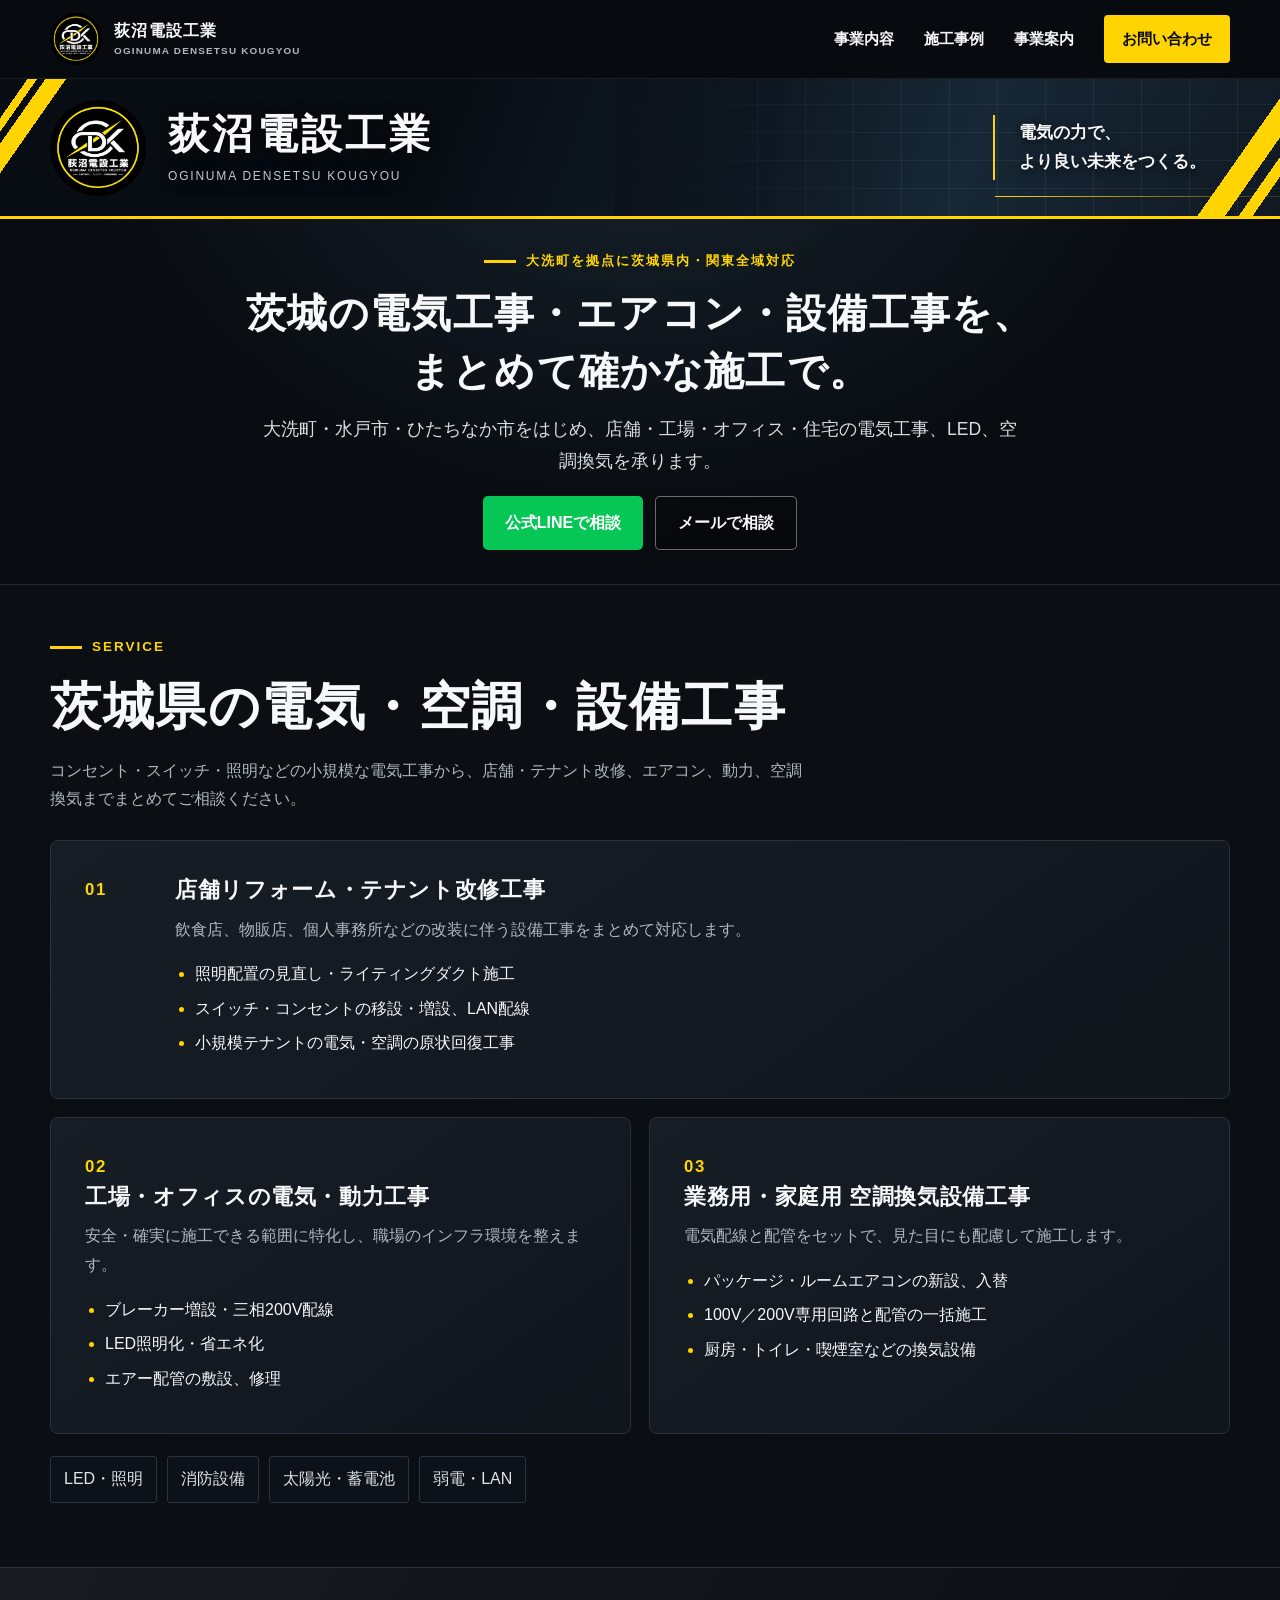
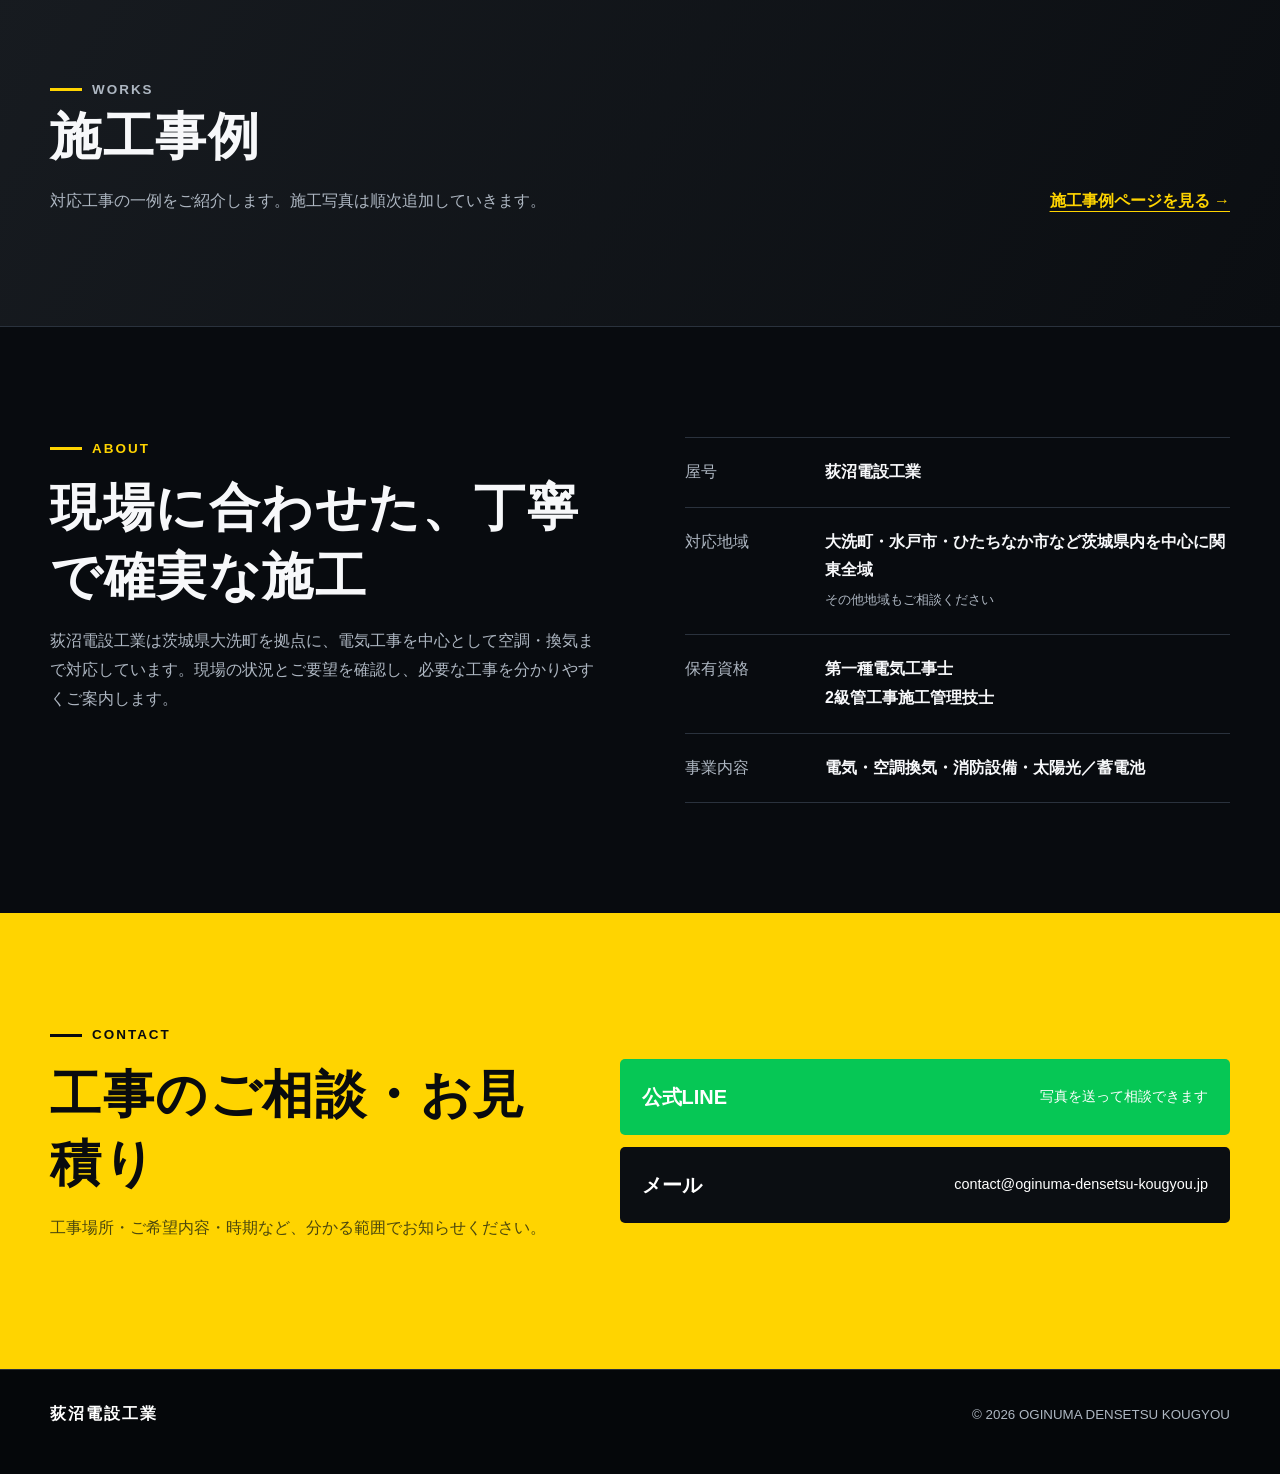
<file: index.html>
<!doctype html>
<html lang="ja">
<head>
  <meta name="google-site-verification" content="fDG4Jcg9ppysMPQFwhF35IyJp9Np-z8tBtaIgoQuR84" />
  <meta charset="utf-8">
  <meta name="viewport" content="width=device-width, initial-scale=1">
  <title>荻沼電設工業｜大洗・水戸・茨城の電気工事・エアコン・設備工事</title>
  <meta name="description" content="茨城県大洗町を拠点に、水戸市・ひたちなか市など茨城県内から関東全域まで対応。電気工事、LED照明、エアコン・空調換気、店舗・テナント改修、動力・分電盤、LANは荻沼電設工業へ。">
  <meta name="theme-color" content="#080b0f">
  <link rel="canonical" href="https://oginuma-densetsu.github.io/">
  <meta name="robots" content="index,follow,max-image-preview:large">
  <meta property="og:type" content="website">
  <meta property="og:locale" content="ja_JP">
  <meta property="og:site_name" content="荻沼電設工業">
  <meta property="og:title" content="荻沼電設工業｜大洗・水戸・茨城の電気工事・エアコン・設備工事">
  <meta property="og:description" content="茨城県大洗町を拠点に、電気工事・LED・エアコン・空調換気・店舗改修・動力・LANに対応。">
  <meta property="og:url" content="https://oginuma-densetsu.github.io/">
  <meta property="og:image" content="https://oginuma-densetsu.github.io/images/logo.png">
  <meta name="twitter:card" content="summary">
  <link rel="icon" type="image/svg+xml" href="data:image/svg+xml,%3Csvg xmlns='http://www.w3.org/2000/svg' viewBox='0 0 64 64'%3E%3Crect width='64' height='64' rx='12' fill='%23080b0f'/%3E%3Cpath d='M37 5 13 36h16l-3 23 25-34H35z' fill='%23ffd400'/%3E%3C/svg%3E">
  <link rel="stylesheet" href="style.css?v=graphic-banner-13">
  <script type="application/ld+json">
  {
    "@context": "https://schema.org",
    "@type": "Electrician",
    "name": "荻沼電設工業",
    "alternateName": "OGINUMA DENSETSU KOUGYOU",
    "url": "https://oginuma-densetsu.github.io/",
    "logo": "https://oginuma-densetsu.github.io/images/logo.png",
    "email": "contact@oginuma-densetsu-kougyou.jp",
    "description": "茨城県大洗町を拠点に、電気工事、空調換気、店舗・テナント改修、LED、動力、LANなどに対応する電気工事事業者です。",
    "areaServed": [
      {"@type":"City","name":"大洗町"},
      {"@type":"City","name":"水戸市"},
      {"@type":"City","name":"ひたちなか市"},
      {"@type":"AdministrativeArea","name":"茨城県"},
      {"@type":"AdministrativeArea","name":"関東地方"}
    ],
    "knowsAbout": ["電気工事","LED照明工事","エアコン工事","空調換気設備工事","店舗・テナント改修","動力工事","分電盤・ブレーカー工事","弱電・LAN配線","太陽光・蓄電池"]
  }
  </script>
</head>
<body>
  <a class="skip-link" href="#main">本文へ移動</a>
  <header class="site-header">
    <div class="container header-inner">
      <a class="brand" href="index.html" aria-label="荻沼電設工業 ホーム">
        <img src="images/logo.png" alt="荻沼電設工業" width="64" height="64">
        <span>荻沼電設工業<small>OGINUMA DENSETSU KOUGYOU</small></span>
      </a>
      <button class="menu-button" type="button" aria-expanded="false" aria-controls="global-nav">メニュー</button>
      <nav id="global-nav" class="global-nav" aria-label="メインメニュー">
        <a href="#services">事業内容</a>
        <a href="works.html">施工事例</a>
        <a href="#about">事業案内</a>
        <a class="nav-contact" href="#contact">お問い合わせ</a>
      </nav>
    </div>
  </header>

  <main id="main">
    <section class="hero" aria-labelledby="hero-title">
      <div class="identity-banner">
        <div class="container identity-inner">
          <img class="identity-logo" src="images/logo.png" alt="荻沼電設工業のロゴ" width="104" height="104">
          <div class="identity-name"><strong>荻沼電設工業</strong><span>OGINUMA DENSETSU KOUGYOU</span></div>
          <p class="identity-message">電気の力で、<br>より良い未来をつくる。</p>
        </div>
      </div>
      <div class="container hero-content">
        <p class="eyebrow">大洗町を拠点に茨城県内・関東全域対応</p>
        <h1 id="hero-title">茨城の電気工事・エアコン・設備工事を、<br>まとめて確かな施工で。</h1>
        <p>大洗町・水戸市・ひたちなか市をはじめ、店舗・工場・オフィス・住宅の電気工事、LED、空調換気を承ります。</p>
        <div class="button-row">
          <a class="button button-line" href="https://lin.ee/7Vu7GOu" target="_blank" rel="noopener">公式LINEで相談</a>
          <a class="button button-ghost" href="mailto:contact@oginuma-densetsu-kougyou.jp">メールで相談</a>
        </div>
      </div>
    </section>

    <section id="services" class="section services-section">
      <div class="container">
        <div class="section-heading">
          <p class="eyebrow">SERVICE</p>
          <h2>茨城県の電気・空調・設備工事</h2>
          <p>コンセント・スイッチ・照明などの小規模な電気工事から、店舗・テナント改修、エアコン、動力、空調換気までまとめてご相談ください。</p>
        </div>
        <div class="service-grid">
          <article class="service-card service-card-wide">
            <span class="card-number">01</span>
            <div>
              <h3>店舗リフォーム・テナント改修工事</h3>
              <p>飲食店、物販店、個人事務所などの改装に伴う設備工事をまとめて対応します。</p>
              <ul>
                <li>照明配置の見直し・ライティングダクト施工</li>
                <li>スイッチ・コンセントの移設・増設、LAN配線</li>
                <li>小規模テナントの電気・空調の原状回復工事</li>
              </ul>
            </div>
          </article>
          <article class="service-card">
            <span class="card-number">02</span>
            <h3>工場・オフィスの電気・動力工事</h3>
            <p>安全・確実に施工できる範囲に特化し、職場のインフラ環境を整えます。</p>
            <ul>
              <li>ブレーカー増設・三相200V配線</li>
              <li>LED照明化・省エネ化</li>
              <li>エアー配管の敷設、修理</li>
            </ul>
          </article>
          <article class="service-card">
            <span class="card-number">03</span>
            <h3>業務用・家庭用 空調換気設備工事</h3>
            <p>電気配線と配管をセットで、見た目にも配慮して施工します。</p>
            <ul>
              <li>パッケージ・ルームエアコンの新設、入替</li>
              <li>100V／200V専用回路と配管の一括施工</li>
              <li>厨房・トイレ・喫煙室などの換気設備</li>
            </ul>
          </article>
        </div>
        <div class="service-tags" aria-label="その他の対応工事">
          <span>LED・照明</span><span>消防設備</span><span>太陽光・蓄電池</span><span>弱電・LAN</span>
        </div>
      </div>
    </section>

    <section class="section works-preview">
      <div class="container split-heading">
        <div>
          <p class="eyebrow">WORKS</p>
          <h2>施工事例</h2>
          <p>対応工事の一例をご紹介します。施工写真は順次追加していきます。</p>
        </div>
        <a class="text-link" href="works.html">施工事例ページを見る <span aria-hidden="true">→</span></a>
      </div>
    </section>

    <section id="about" class="section about-section">
      <div class="container about-grid">
        <div>
          <p class="eyebrow">ABOUT</p>
          <h2>現場に合わせた、丁寧で確実な施工</h2>
          <p>荻沼電設工業は茨城県大洗町を拠点に、電気工事を中心として空調・換気まで対応しています。現場の状況とご要望を確認し、必要な工事を分かりやすくご案内します。</p>
        </div>
        <dl class="about-list">
          <div><dt>屋号</dt><dd>荻沼電設工業</dd></div>
          <div><dt>対応地域</dt><dd>大洗町・水戸市・ひたちなか市など茨城県内を中心に関東全域<br><small>その他地域もご相談ください</small></dd></div>
          <div><dt>保有資格</dt><dd>第一種電気工事士<br>2級管工事施工管理技士</dd></div>
          <div><dt>事業内容</dt><dd>電気・空調換気・消防設備・太陽光／蓄電池</dd></div>
        </dl>
      </div>
    </section>

    <section id="contact" class="section contact-section">
      <div class="container contact-inner">
        <div>
          <p class="eyebrow">CONTACT</p>
          <h2>工事のご相談・お見積り</h2>
          <p>工事場所・ご希望内容・時期など、分かる範囲でお知らせください。</p>
        </div>
        <div class="contact-actions">
          <a class="contact-card line-card" href="https://lin.ee/7Vu7GOu" target="_blank" rel="noopener"><strong>公式LINE</strong><span>写真を送って相談できます</span></a>
          <a class="contact-card mail-card" href="mailto:contact@oginuma-densetsu-kougyou.jp"><strong>メール</strong><span>contact@oginuma-densetsu-kougyou.jp</span></a>
        </div>
      </div>
    </section>
  </main>

  <footer class="site-footer">
    <div class="container footer-inner">
      <p class="footer-brand">荻沼電設工業</p>
      <p><small>© <span id="year"></span> OGINUMA DENSETSU KOUGYOU</small></p>
    </div>
  </footer>
  <script src="script.js"></script>
</body>
</html>
</file>
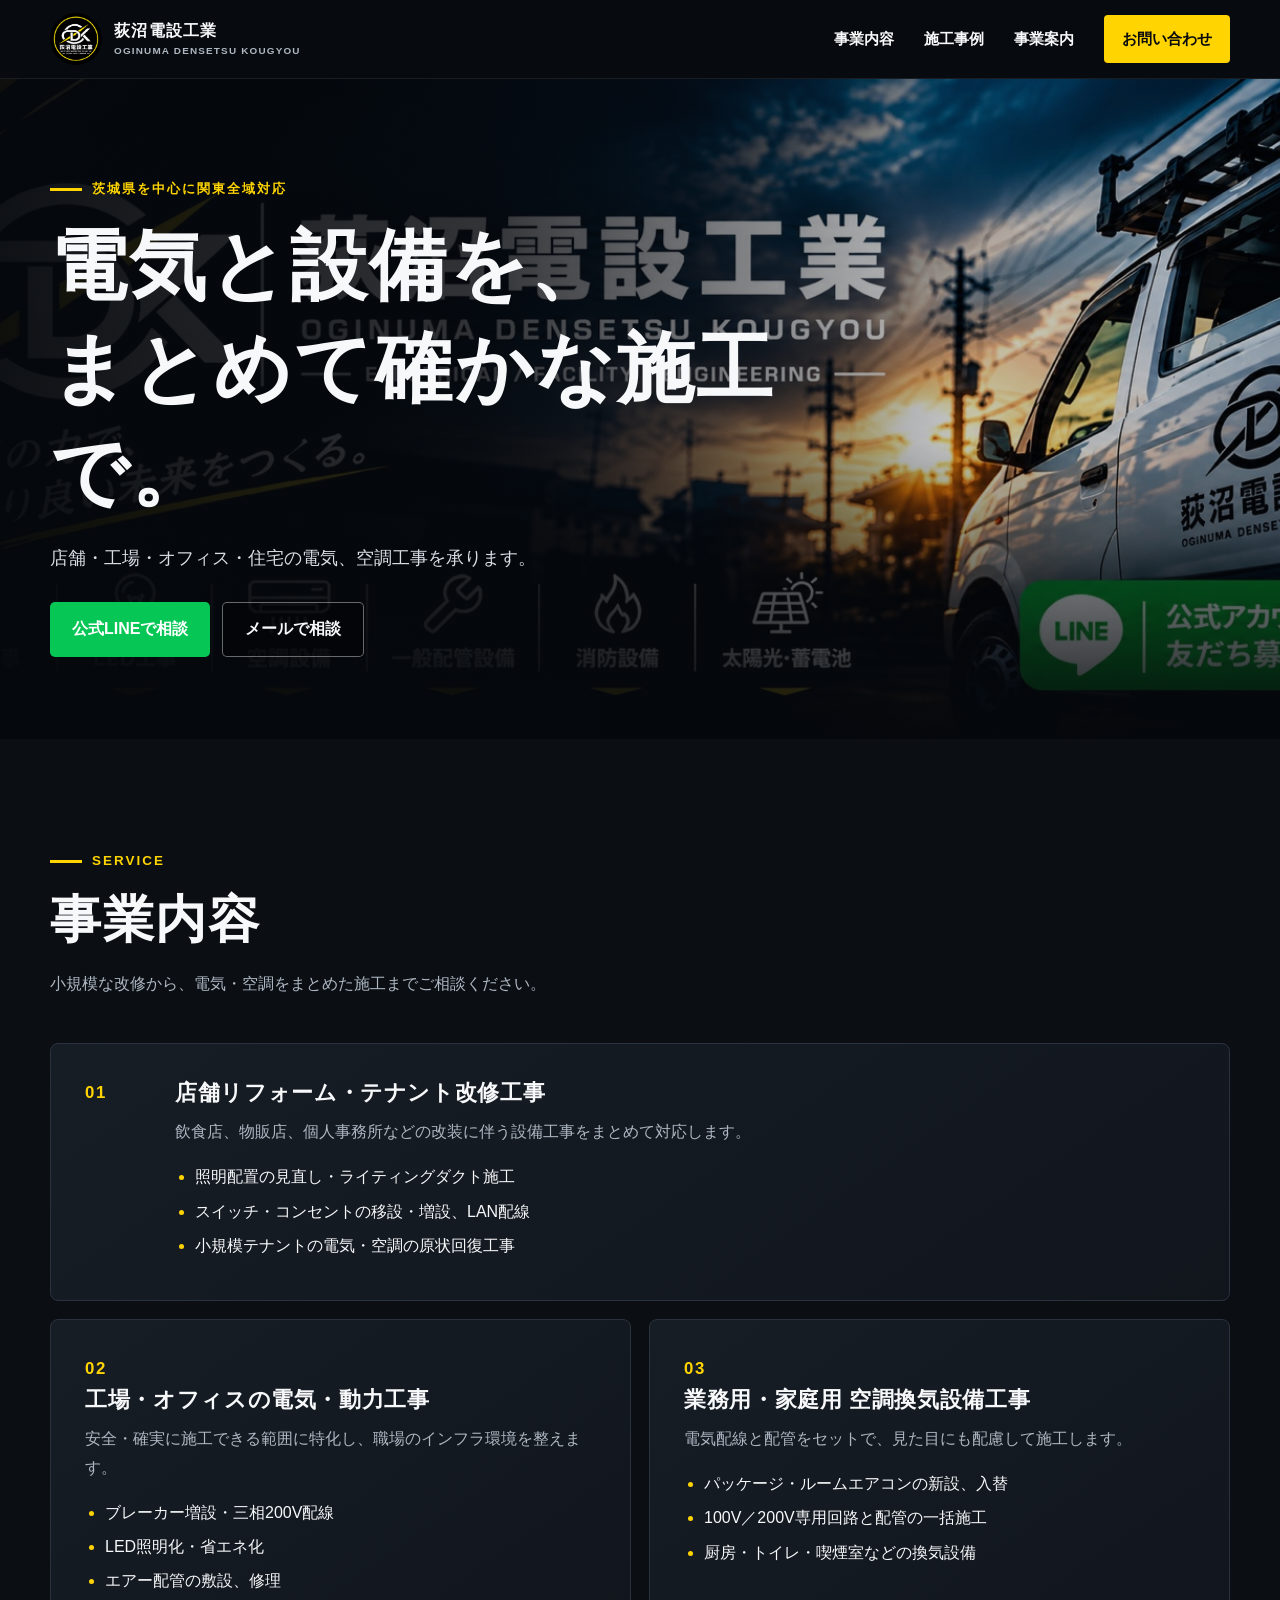
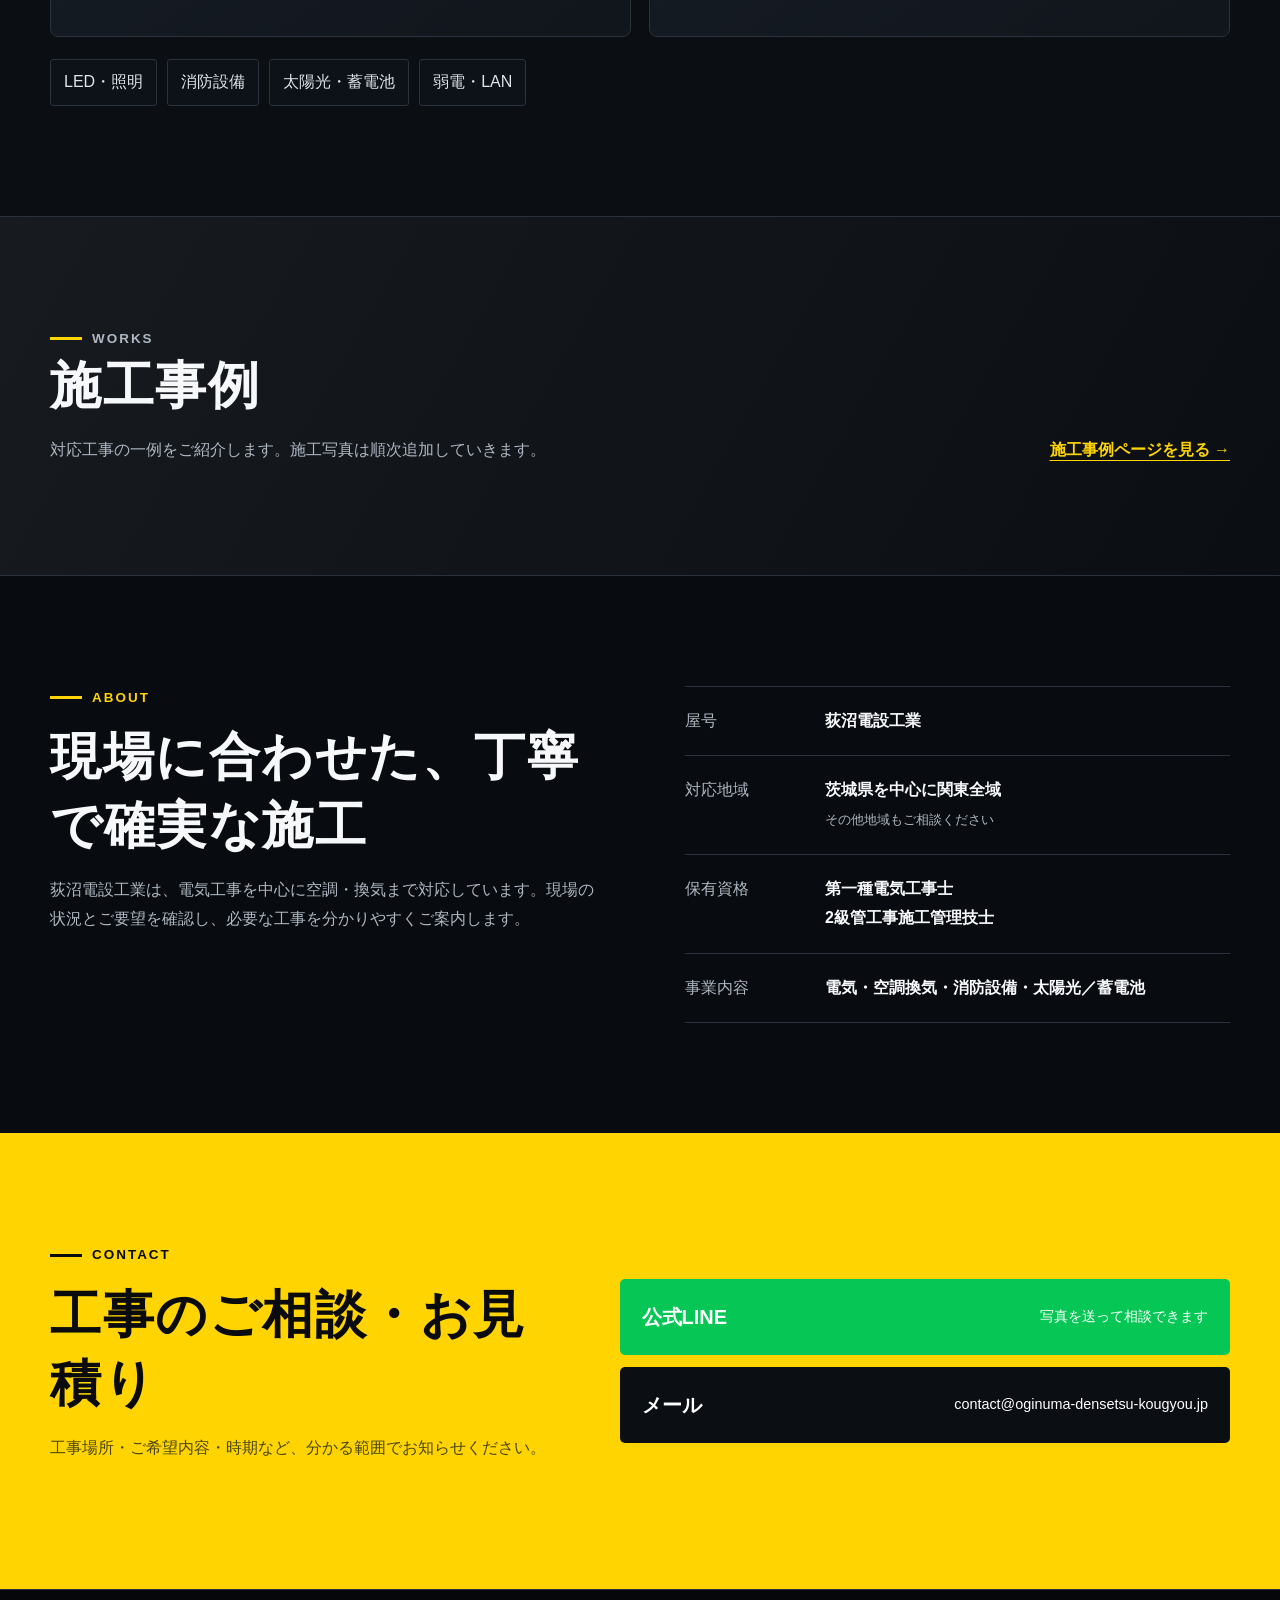
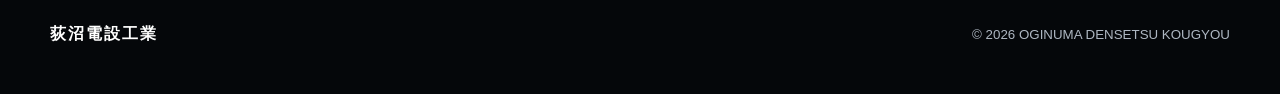
<file: oginuma-densetsu-homepage/index.html>
<!doctype html>
<html lang="ja">
<head>
  <meta charset="utf-8">
  <meta name="viewport" content="width=device-width, initial-scale=1">
  <title>荻沼電設工業｜茨城県の電気・空調・設備工事</title>
  <meta name="description" content="茨城県を中心に関東全域で、店舗・テナント改修、電気・動力、空調換気に対応する荻沼電設工業です。">
  <meta name="theme-color" content="#080b0f">
  <link rel="icon" type="image/svg+xml" href="data:image/svg+xml,%3Csvg xmlns='http://www.w3.org/2000/svg' viewBox='0 0 64 64'%3E%3Crect width='64' height='64' rx='12' fill='%23080b0f'/%3E%3Cpath d='M37 5 13 36h16l-3 23 25-34H35z' fill='%23ffd400'/%3E%3C/svg%3E">
  <link rel="stylesheet" href="style.css">
</head>
<body>
  <a class="skip-link" href="#main">本文へ移動</a>
  <header class="site-header">
    <div class="container header-inner">
      <a class="brand" href="index.html" aria-label="荻沼電設工業 ホーム">
        <img src="images/logo.png" alt="荻沼電設工業" width="64" height="64">
        <span>荻沼電設工業<small>OGINUMA DENSETSU KOUGYOU</small></span>
      </a>
      <button class="menu-button" type="button" aria-expanded="false" aria-controls="global-nav">メニュー</button>
      <nav id="global-nav" class="global-nav" aria-label="メインメニュー">
        <a href="#services">事業内容</a>
        <a href="works.html">施工事例</a>
        <a href="#about">事業案内</a>
        <a class="nav-contact" href="#contact">お問い合わせ</a>
      </nav>
    </div>
  </header>

  <main id="main">
    <section class="hero" aria-labelledby="hero-title">
      <img class="hero-image" src="images/hero.jpg" alt="荻沼電設工業のサービス案内と工事車両" width="1536" height="630">
      <div class="hero-shade"></div>
      <div class="container hero-content">
        <p class="eyebrow">茨城県を中心に関東全域対応</p>
        <h1 id="hero-title">電気と設備を、<br>まとめて確かな施工で。</h1>
        <p>店舗・工場・オフィス・住宅の電気、空調工事を承ります。</p>
        <div class="button-row">
          <a class="button button-line" href="https://lin.ee/7Vu7GOu" target="_blank" rel="noopener">公式LINEで相談</a>
          <a class="button button-ghost" href="mailto:contact@oginuma-densetsu-kougyou.jp">メールで相談</a>
        </div>
      </div>
    </section>

    <section id="services" class="section services-section">
      <div class="container">
        <div class="section-heading">
          <p class="eyebrow">SERVICE</p>
          <h2>事業内容</h2>
          <p>小規模な改修から、電気・空調をまとめた施工までご相談ください。</p>
        </div>
        <div class="service-grid">
          <article class="service-card service-card-wide">
            <span class="card-number">01</span>
            <div>
              <h3>店舗リフォーム・テナント改修工事</h3>
              <p>飲食店、物販店、個人事務所などの改装に伴う設備工事をまとめて対応します。</p>
              <ul>
                <li>照明配置の見直し・ライティングダクト施工</li>
                <li>スイッチ・コンセントの移設・増設、LAN配線</li>
                <li>小規模テナントの電気・空調の原状回復工事</li>
              </ul>
            </div>
          </article>
          <article class="service-card">
            <span class="card-number">02</span>
            <h3>工場・オフィスの電気・動力工事</h3>
            <p>安全・確実に施工できる範囲に特化し、職場のインフラ環境を整えます。</p>
            <ul>
              <li>ブレーカー増設・三相200V配線</li>
              <li>LED照明化・省エネ化</li>
              <li>エアー配管の敷設、修理</li>
            </ul>
          </article>
          <article class="service-card">
            <span class="card-number">03</span>
            <h3>業務用・家庭用 空調換気設備工事</h3>
            <p>電気配線と配管をセットで、見た目にも配慮して施工します。</p>
            <ul>
              <li>パッケージ・ルームエアコンの新設、入替</li>
              <li>100V／200V専用回路と配管の一括施工</li>
              <li>厨房・トイレ・喫煙室などの換気設備</li>
            </ul>
          </article>
        </div>
        <div class="service-tags" aria-label="その他の対応工事">
          <span>LED・照明</span><span>消防設備</span><span>太陽光・蓄電池</span><span>弱電・LAN</span>
        </div>
      </div>
    </section>

    <section class="section works-preview">
      <div class="container split-heading">
        <div>
          <p class="eyebrow">WORKS</p>
          <h2>施工事例</h2>
          <p>対応工事の一例をご紹介します。施工写真は順次追加していきます。</p>
        </div>
        <a class="text-link" href="works.html">施工事例ページを見る <span aria-hidden="true">→</span></a>
      </div>
    </section>

    <section id="about" class="section about-section">
      <div class="container about-grid">
        <div>
          <p class="eyebrow">ABOUT</p>
          <h2>現場に合わせた、丁寧で確実な施工</h2>
          <p>荻沼電設工業は、電気工事を中心に空調・換気まで対応しています。現場の状況とご要望を確認し、必要な工事を分かりやすくご案内します。</p>
        </div>
        <dl class="about-list">
          <div><dt>屋号</dt><dd>荻沼電設工業</dd></div>
          <div><dt>対応地域</dt><dd>茨城県を中心に関東全域<br><small>その他地域もご相談ください</small></dd></div>
          <div><dt>保有資格</dt><dd>第一種電気工事士<br>2級管工事施工管理技士</dd></div>
          <div><dt>事業内容</dt><dd>電気・空調換気・消防設備・太陽光／蓄電池</dd></div>
        </dl>
      </div>
    </section>

    <section id="contact" class="section contact-section">
      <div class="container contact-inner">
        <div>
          <p class="eyebrow">CONTACT</p>
          <h2>工事のご相談・お見積り</h2>
          <p>工事場所・ご希望内容・時期など、分かる範囲でお知らせください。</p>
        </div>
        <div class="contact-actions">
          <a class="contact-card line-card" href="https://lin.ee/7Vu7GOu" target="_blank" rel="noopener"><strong>公式LINE</strong><span>写真を送って相談できます</span></a>
          <a class="contact-card mail-card" href="mailto:contact@oginuma-densetsu-kougyou.jp"><strong>メール</strong><span>contact@oginuma-densetsu-kougyou.jp</span></a>
        </div>
      </div>
    </section>
  </main>

  <footer class="site-footer">
    <div class="container footer-inner">
      <p class="footer-brand">荻沼電設工業</p>
      <p><small>© <span id="year"></span> OGINUMA DENSETSU KOUGYOU</small></p>
    </div>
  </footer>
  <script src="script.js"></script>
</body>
</html>
</file>
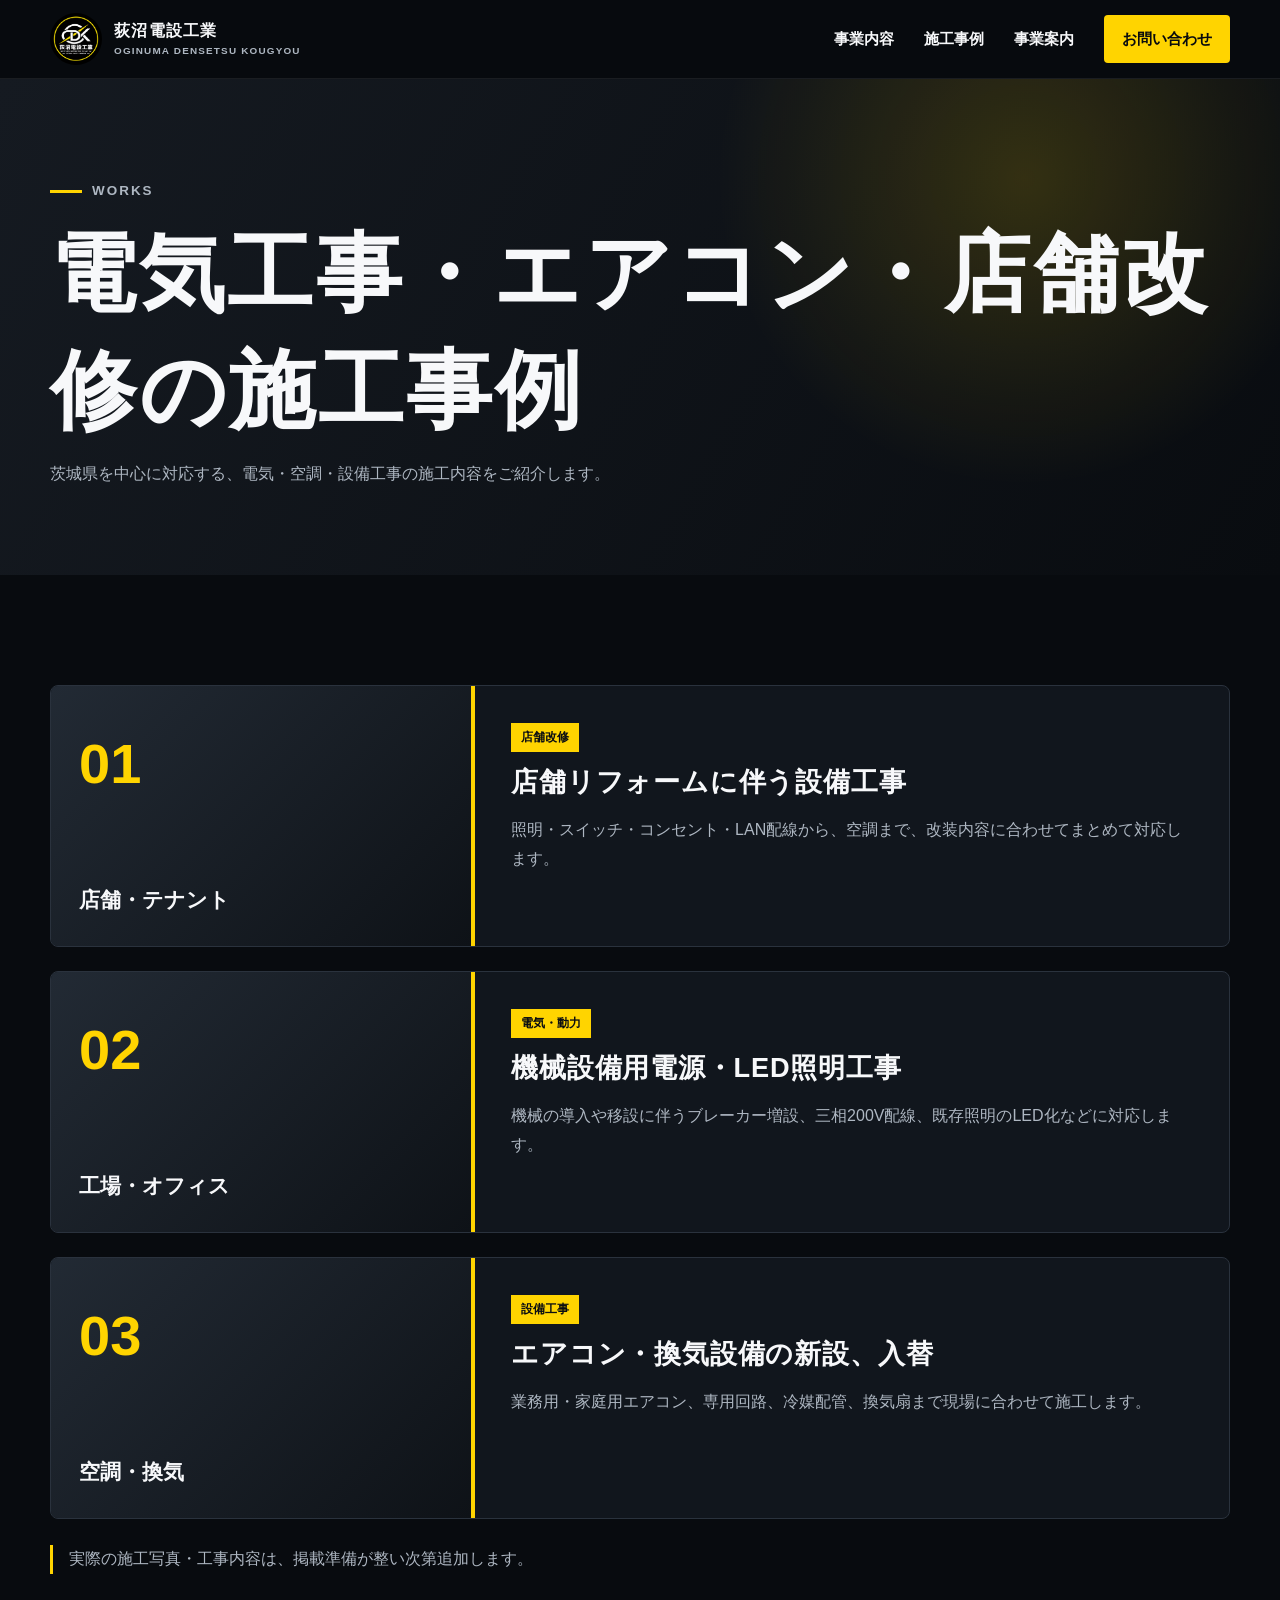
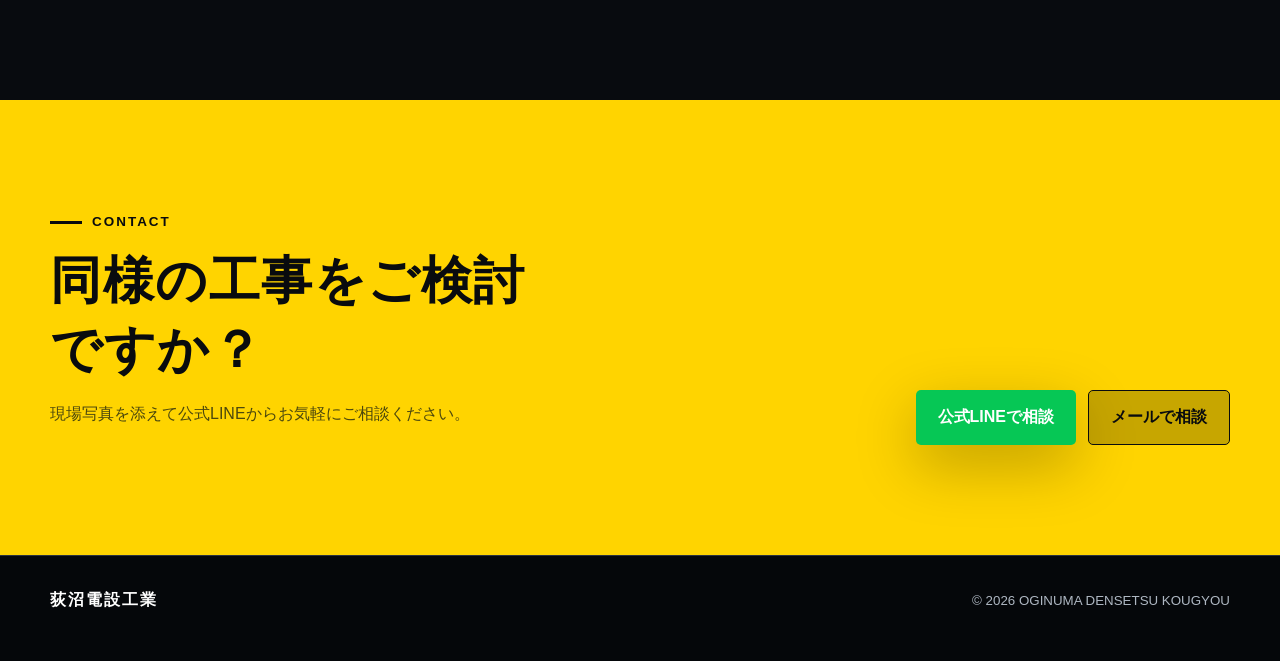
<file: works.html>
<!doctype html>
<html lang="ja">
<head>
  <meta charset="utf-8">
  <meta name="viewport" content="width=device-width, initial-scale=1">
  <title>電気工事・エアコン・店舗改修の施工事例｜荻沼電設工業</title>
  <meta name="description" content="茨城県大洗町を拠点とする荻沼電設工業の施工事例・対応工事をご紹介。店舗・テナント改修、LED照明、電気・動力、エアコン・空調換気に対応します。">
  <meta name="theme-color" content="#080b0f">
  <link rel="canonical" href="https://oginuma-densetsu.github.io/works.html">
  <meta name="robots" content="index,follow,max-image-preview:large">
  <meta property="og:type" content="website">
  <meta property="og:locale" content="ja_JP">
  <meta property="og:site_name" content="荻沼電設工業">
  <meta property="og:title" content="電気工事・エアコン・店舗改修の施工事例｜荻沼電設工業">
  <meta property="og:description" content="店舗改修、LED照明、電気・動力、エアコン・空調換気の施工事例・対応内容をご紹介します。">
  <meta property="og:url" content="https://oginuma-densetsu.github.io/works.html">
  <meta property="og:image" content="https://oginuma-densetsu.github.io/images/logo.png">
  <meta name="twitter:card" content="summary">
  <link rel="icon" type="image/svg+xml" href="data:image/svg+xml,%3Csvg xmlns='http://www.w3.org/2000/svg' viewBox='0 0 64 64'%3E%3Crect width='64' height='64' rx='12' fill='%23080b0f'/%3E%3Cpath d='M37 5 13 36h16l-3 23 25-34H35z' fill='%23ffd400'/%3E%3C/svg%3E">
  <link rel="stylesheet" href="style.css">
</head>
<body>
  <a class="skip-link" href="#main">本文へ移動</a>
  <header class="site-header">
    <div class="container header-inner">
      <a class="brand" href="index.html" aria-label="荻沼電設工業 ホーム">
        <img src="images/logo.png" alt="荻沼電設工業" width="64" height="64">
        <span>荻沼電設工業<small>OGINUMA DENSETSU KOUGYOU</small></span>
      </a>
      <button class="menu-button" type="button" aria-expanded="false" aria-controls="global-nav">メニュー</button>
      <nav id="global-nav" class="global-nav" aria-label="メインメニュー">
        <a href="index.html#services">事業内容</a>
        <a href="works.html" aria-current="page">施工事例</a>
        <a href="index.html#about">事業案内</a>
        <a class="nav-contact" href="index.html#contact">お問い合わせ</a>
      </nav>
    </div>
  </header>

  <main id="main">
    <section class="page-hero">
      <div class="container">
        <p class="eyebrow">WORKS</p>
        <h1>電気工事・エアコン・店舗改修の施工事例</h1>
        <p>茨城県を中心に対応する、電気・空調・設備工事の施工内容をご紹介します。</p>
      </div>
    </section>
    <section class="section">
      <div class="container works-grid">
        <article class="work-card">
          <div class="work-visual"><span>01</span><strong>店舗・テナント</strong></div>
          <div class="work-body"><p class="work-category">店舗改修</p><h2>店舗リフォームに伴う設備工事</h2><p>照明・スイッチ・コンセント・LAN配線から、空調まで、改装内容に合わせてまとめて対応します。</p></div>
        </article>
        <article class="work-card">
          <div class="work-visual"><span>02</span><strong>工場・オフィス</strong></div>
          <div class="work-body"><p class="work-category">電気・動力</p><h2>機械設備用電源・LED照明工事</h2><p>機械の導入や移設に伴うブレーカー増設、三相200V配線、既存照明のLED化などに対応します。</p></div>
        </article>
        <article class="work-card">
          <div class="work-visual"><span>03</span><strong>空調・換気</strong></div>
          <div class="work-body"><p class="work-category">設備工事</p><h2>エアコン・換気設備の新設、入替</h2><p>業務用・家庭用エアコン、専用回路、冷媒配管、換気扇まで現場に合わせて施工します。</p></div>
        </article>
      </div>
      <div class="container works-note">
        <p>実際の施工写真・工事内容は、掲載準備が整い次第追加します。</p>
      </div>
    </section>
    <section class="section contact-section compact-contact">
      <div class="container contact-inner">
        <div><p class="eyebrow">CONTACT</p><h2>同様の工事をご検討ですか？</h2><p>現場写真を添えて公式LINEからお気軽にご相談ください。</p></div>
        <div class="button-row"><a class="button button-line" href="https://lin.ee/7Vu7GOu" target="_blank" rel="noopener">公式LINEで相談</a><a class="button button-ghost" href="mailto:contact@oginuma-densetsu-kougyou.jp">メールで相談</a></div>
      </div>
    </section>
  </main>
  <footer class="site-footer"><div class="container footer-inner"><p class="footer-brand">荻沼電設工業</p><p><small>© <span id="year"></span> OGINUMA DENSETSU KOUGYOU</small></p></div></footer>
  <script src="script.js"></script>
</body>
</html>
</file>
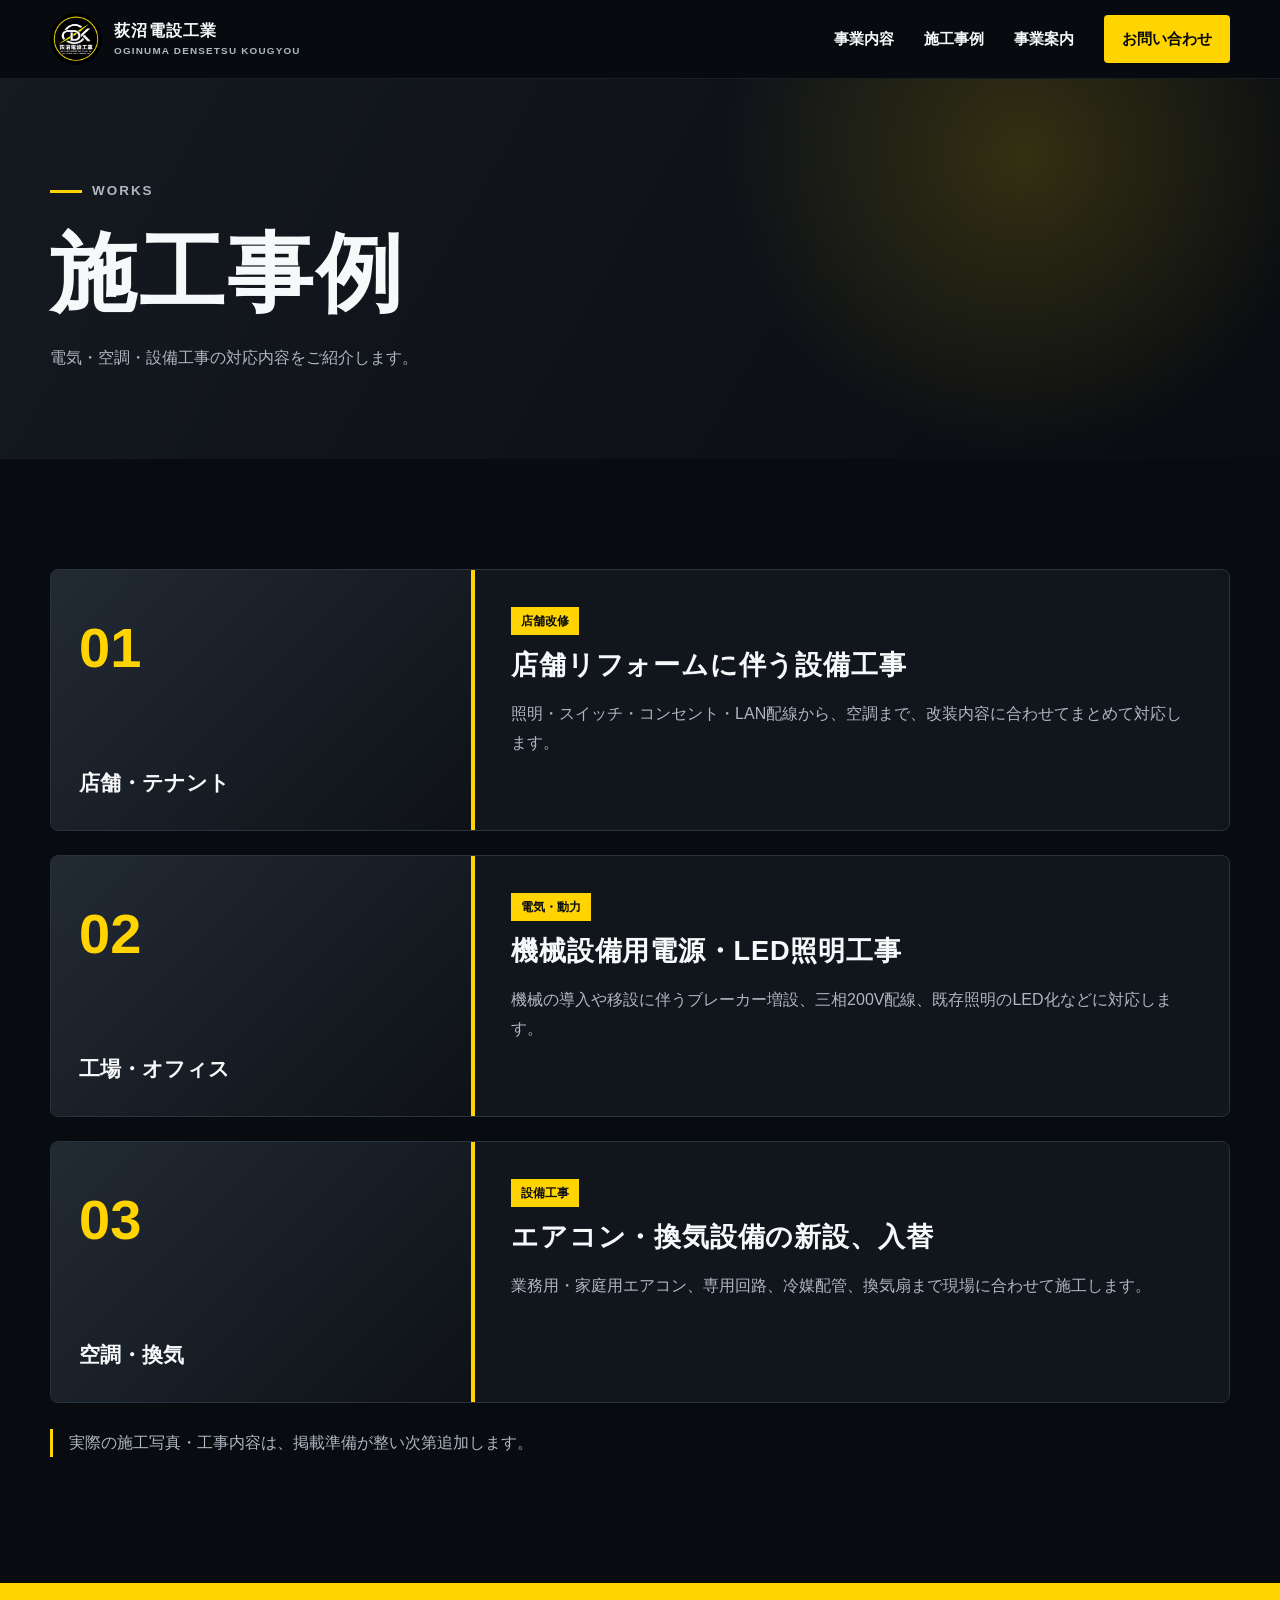
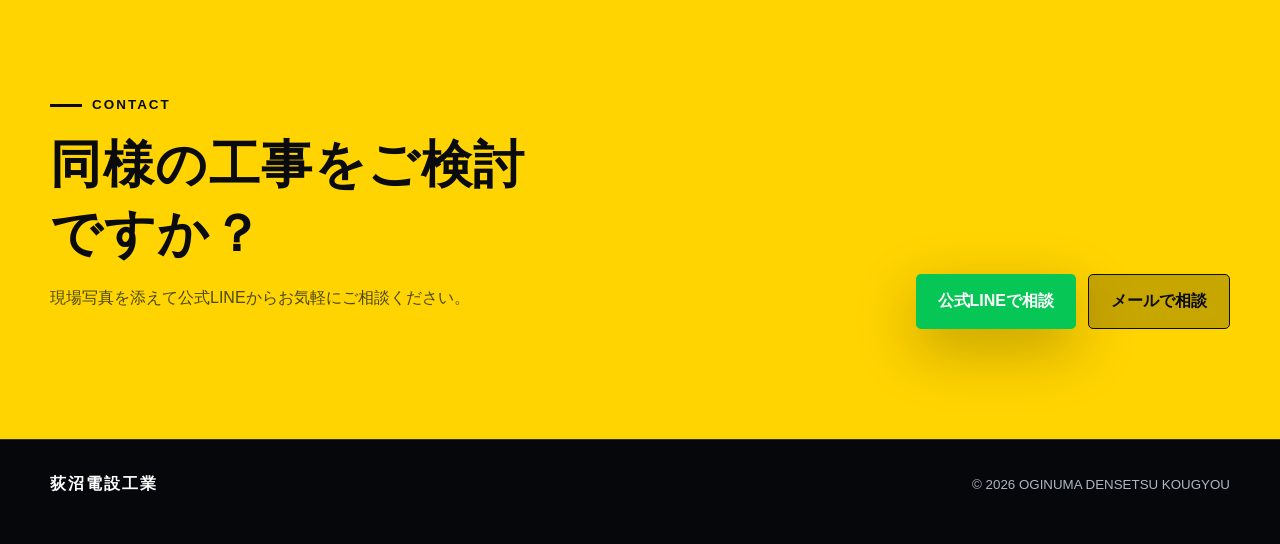
<file: oginuma-densetsu-homepage/works.html>
<!doctype html>
<html lang="ja">
<head>
  <meta charset="utf-8">
  <meta name="viewport" content="width=device-width, initial-scale=1">
  <title>施工事例｜荻沼電設工業</title>
  <meta name="description" content="荻沼電設工業が対応する店舗改修、電気・動力、空調換気の施工例をご紹介します。">
  <meta name="theme-color" content="#080b0f">
  <link rel="icon" type="image/svg+xml" href="data:image/svg+xml,%3Csvg xmlns='http://www.w3.org/2000/svg' viewBox='0 0 64 64'%3E%3Crect width='64' height='64' rx='12' fill='%23080b0f'/%3E%3Cpath d='M37 5 13 36h16l-3 23 25-34H35z' fill='%23ffd400'/%3E%3C/svg%3E">
  <link rel="stylesheet" href="style.css">
</head>
<body>
  <a class="skip-link" href="#main">本文へ移動</a>
  <header class="site-header">
    <div class="container header-inner">
      <a class="brand" href="index.html" aria-label="荻沼電設工業 ホーム">
        <img src="images/logo.png" alt="荻沼電設工業" width="64" height="64">
        <span>荻沼電設工業<small>OGINUMA DENSETSU KOUGYOU</small></span>
      </a>
      <button class="menu-button" type="button" aria-expanded="false" aria-controls="global-nav">メニュー</button>
      <nav id="global-nav" class="global-nav" aria-label="メインメニュー">
        <a href="index.html#services">事業内容</a>
        <a href="works.html" aria-current="page">施工事例</a>
        <a href="index.html#about">事業案内</a>
        <a class="nav-contact" href="index.html#contact">お問い合わせ</a>
      </nav>
    </div>
  </header>

  <main id="main">
    <section class="page-hero">
      <div class="container">
        <p class="eyebrow">WORKS</p>
        <h1>施工事例</h1>
        <p>電気・空調・設備工事の対応内容をご紹介します。</p>
      </div>
    </section>
    <section class="section">
      <div class="container works-grid">
        <article class="work-card">
          <div class="work-visual"><span>01</span><strong>店舗・テナント</strong></div>
          <div class="work-body"><p class="work-category">店舗改修</p><h2>店舗リフォームに伴う設備工事</h2><p>照明・スイッチ・コンセント・LAN配線から、空調まで、改装内容に合わせてまとめて対応します。</p></div>
        </article>
        <article class="work-card">
          <div class="work-visual"><span>02</span><strong>工場・オフィス</strong></div>
          <div class="work-body"><p class="work-category">電気・動力</p><h2>機械設備用電源・LED照明工事</h2><p>機械の導入や移設に伴うブレーカー増設、三相200V配線、既存照明のLED化などに対応します。</p></div>
        </article>
        <article class="work-card">
          <div class="work-visual"><span>03</span><strong>空調・換気</strong></div>
          <div class="work-body"><p class="work-category">設備工事</p><h2>エアコン・換気設備の新設、入替</h2><p>業務用・家庭用エアコン、専用回路、冷媒配管、換気扇まで現場に合わせて施工します。</p></div>
        </article>
      </div>
      <div class="container works-note">
        <p>実際の施工写真・工事内容は、掲載準備が整い次第追加します。</p>
      </div>
    </section>
    <section class="section contact-section compact-contact">
      <div class="container contact-inner">
        <div><p class="eyebrow">CONTACT</p><h2>同様の工事をご検討ですか？</h2><p>現場写真を添えて公式LINEからお気軽にご相談ください。</p></div>
        <div class="button-row"><a class="button button-line" href="https://lin.ee/7Vu7GOu" target="_blank" rel="noopener">公式LINEで相談</a><a class="button button-ghost" href="mailto:contact@oginuma-densetsu-kougyou.jp">メールで相談</a></div>
      </div>
    </section>
  </main>
  <footer class="site-footer"><div class="container footer-inner"><p class="footer-brand">荻沼電設工業</p><p><small>© <span id="year"></span> OGINUMA DENSETSU KOUGYOU</small></p></div></footer>
  <script src="script.js"></script>
</body>
</html>
</file>
<file: style.css>
:root{--bg:#080b0f;--panel:#11161d;--panel-2:#171d25;--text:#f7f8fa;--muted:#aeb7c2;--yellow:#ffd400;--line:#2a323d;--green:#06c755;--max:1180px;--shadow:0 20px 60px rgba(0,0,0,.25)}

*{box-sizing:border-box}
html{scroll-behavior:smooth}
body{margin:0;background:var(--bg);color:var(--text);font-family:-apple-system,BlinkMacSystemFont,"Segoe UI","Noto Sans JP","Hiragino Kaku Gothic ProN",Meiryo,sans-serif;line-height:1.8}
img{display:block;max-width:100%}
a{color:inherit}
h1,h2,h3,p{margin-top:0}
h1,h2,h3{line-height:1.35;letter-spacing:.03em}
h2{font-size:clamp(2rem,4vw,3.4rem);margin-bottom:1rem}
h3{font-size:1.35rem;margin-bottom:.7rem}
.container{width:min(calc(100% - 40px),var(--max));margin-inline:auto}
.skip-link{position:fixed;left:16px;top:-100px;background:var(--yellow);color:#000;padding:8px 14px;z-index:999}
.skip-link:focus{top:12px}
.site-header{position:sticky;top:0;z-index:50;background:rgba(8,11,15,.93);border-bottom:1px solid rgba(255,255,255,.08);backdrop-filter:blur(14px)}
.header-inner{min-height:78px;display:flex;align-items:center;justify-content:space-between;gap:24px}
.brand{display:flex;align-items:center;gap:12px;text-decoration:none;font-weight:800;letter-spacing:.08em}
.brand img{width:52px;height:52px;border-radius:50%}
.brand span{line-height:1.25}
.brand small{display:block;color:var(--muted);font-size:.62rem;letter-spacing:.12em;margin-top:4px}
.global-nav{display:flex;align-items:center;gap:30px}
.global-nav a{text-decoration:none;font-size:.95rem;font-weight:650}
.global-nav a:hover,.global-nav a:focus-visible{color:var(--yellow)}
.global-nav .nav-contact{background:var(--yellow);color:#090b0e;padding:10px 18px;border-radius:4px}
.menu-button{display:none;background:none;border:1px solid var(--line);color:var(--text);padding:8px 12px;font:inherit}
.hero{position:relative;display:block;overflow:hidden;background:#05080c}
.hero-image{position:relative;width:min(100%,900px);height:auto;aspect-ratio:2149/732;object-fit:contain;object-position:center;margin:0 auto}
.hero-shade{display:none}
.hero-content{position:relative;padding-top:46px;padding-bottom:56px;max-width:var(--max);width:min(calc(100% - 40px),var(--max));text-align:center}
.eyebrow{display:flex;align-items:center;gap:10px;color:var(--yellow);font-weight:800;font-size:.84rem;letter-spacing:.15em;margin-bottom:12px}
.eyebrow::before{content:"";width:32px;height:3px;background:var(--yellow)}
.hero .eyebrow{justify-content:center}
.hero h1{font-size:clamp(2.35rem,4vw,3.8rem);margin:0 auto 18px;max-width:920px}
.hero-content>p:not(.eyebrow){font-size:1.1rem;color:#d9dee5;max-width:760px;margin-left:auto;margin-right:auto}
.hero .button-row{justify-content:center}
.button-row{display:flex;flex-wrap:wrap;gap:12px;margin-top:28px}
.button{display:inline-flex;align-items:center;justify-content:center;min-height:52px;padding:12px 22px;border-radius:5px;text-decoration:none;font-weight:800;transition:.2s transform,.2s filter}
.button:hover{transform:translateY(-2px);filter:brightness(1.06)}
.button-line{background:var(--green);color:#fff}
.button-ghost{border:1px solid rgba(255,255,255,.4);background:rgba(0,0,0,.22)}
.section{padding:110px 0}
.section-heading{max-width:760px;margin-bottom:44px}
.section-heading>p:last-child,.split-heading p,.about-grid>div>p:last-child,.contact-inner p,.page-hero p{color:var(--muted)}
.services-section{background:#0b0f14}
.service-grid{display:grid;grid-template-columns:repeat(2,minmax(0,1fr));gap:18px}
.service-card{position:relative;background:linear-gradient(145deg,var(--panel-2),var(--panel));border:1px solid var(--line);padding:34px;border-radius:8px;overflow:hidden}
.service-card-wide{grid-column:1/-1;display:grid;grid-template-columns:90px 1fr}
.card-number{color:var(--yellow);font-size:1.05rem;font-weight:900;letter-spacing:.1em}
.service-card p{color:var(--muted)}
.service-card ul{padding-left:1.25rem;margin:1rem 0 0}
.service-card li{margin:.35rem 0}
.service-card li::marker{color:var(--yellow)}
.service-tags{display:flex;flex-wrap:wrap;gap:10px;margin-top:22px}
.service-tags span{border:1px solid var(--line);background:#0d1218;color:#dfe4ea;padding:8px 13px;border-radius:3px}
.works-preview{border-top:1px solid var(--line);border-bottom:1px solid var(--line);background:linear-gradient(120deg,#171b20,#0b0e12)}
.split-heading{display:flex;justify-content:space-between;align-items:end;gap:30px}
.split-heading p{margin-bottom:0}
.text-link{color:var(--yellow);font-weight:800;white-space:nowrap;text-underline-offset:5px}
.about-section{background:#080b0f}
.about-grid{display:grid;grid-template-columns:1fr 1fr;gap:90px;align-items:start}
.about-list{margin:0;border-top:1px solid var(--line)}
.about-list>div{display:grid;grid-template-columns:120px 1fr;gap:20px;padding:20px 0;border-bottom:1px solid var(--line)}
.about-list dt{color:var(--muted)}
.about-list dd{margin:0;font-weight:650}
.about-list small{color:var(--muted);font-weight:400}
.contact-section{background:var(--yellow);color:#090b0e}
.contact-section .eyebrow{color:#090b0e}
.contact-section .eyebrow::before{background:#090b0e}
.contact-inner{display:grid;grid-template-columns:.9fr 1.1fr;align-items:center;gap:70px}
.contact-inner p{color:#4c480d}
.contact-actions{display:grid;gap:12px}
.contact-card{display:flex;justify-content:space-between;align-items:center;gap:20px;padding:20px 22px;text-decoration:none;border-radius:5px}
.contact-card strong{font-size:1.25rem}
.contact-card span{font-size:.9rem;text-align:right}
.line-card{background:var(--green);color:#fff}
.mail-card{background:#0b0e12;color:#fff}
.site-footer{padding:30px 0;background:#05070a;border-top:1px solid var(--line)}
.footer-inner{display:flex;justify-content:space-between;align-items:center;gap:24px;color:var(--muted)}
.footer-brand{color:#fff;font-weight:850;letter-spacing:.12em}
.page-hero{padding:100px 0 70px;background:radial-gradient(circle at 80% 20%,rgba(255,212,0,.16),transparent 28%),linear-gradient(120deg,#151a21,#090c10)}
.page-hero h1{font-size:clamp(2.7rem,7vw,5.4rem);margin-bottom:12px}
.works-grid{display:grid;gap:24px}
.work-card{display:grid;grid-template-columns:minmax(280px,.72fr) 1.28fr;background:var(--panel);border:1px solid var(--line);border-radius:8px;overflow:hidden}
.work-visual{min-height:260px;padding:28px;background:linear-gradient(135deg,#222a34,#0e1217);display:flex;flex-direction:column;justify-content:space-between;border-right:4px solid var(--yellow)}
.work-visual span{font-size:3.5rem;color:var(--yellow);font-weight:900}
.work-visual strong{font-size:1.3rem}
.work-body{padding:36px}
.work-body h2{font-size:1.7rem}
.work-body>p:last-child{color:var(--muted)}
.work-category{display:inline-block;color:#0b0e12;background:var(--yellow);font-size:.78rem;font-weight:800;padding:3px 10px;margin-bottom:12px}
.works-note{margin-top:26px;color:var(--muted);border-left:3px solid var(--yellow);padding-left:16px}
.compact-contact .contact-inner{align-items:end}
.compact-contact .button-row{margin:0;justify-content:flex-end}
.compact-contact .button-ghost{border-color:#090b0e}
.compact-contact .button-line{box-shadow:var(--shadow)}

@media (max-width:820px){.container{width:min(calc(100% - 28px),var(--max))}
.header-inner{min-height:68px}
.brand img{width:45px;height:45px}
.brand small{display:none}
.menu-button{display:block}
.global-nav{display:none;position:absolute;top:68px;left:0;right:0;background:#0b0e12;border-bottom:1px solid var(--line);padding:18px 20px;flex-direction:column;align-items:stretch;gap:6px}
.global-nav.open{display:flex}
.global-nav a{padding:11px}
.global-nav .nav-contact{text-align:center;margin-top:4px}
.hero{min-height:0}
.hero-image{width:100%;height:auto;aspect-ratio:2149/732;object-fit:contain;object-position:center;opacity:1;-webkit-mask-image:none;mask-image:none}
.hero-shade{display:none}
.hero-content{padding-top:32px;padding-bottom:42px;width:min(calc(100% - 28px),var(--max))}
.hero h1{font-size:clamp(2.15rem,9vw,3.2rem)}
.section{padding:76px 0}
.service-grid,.about-grid,.contact-inner{grid-template-columns:1fr}
.service-card-wide{grid-column:auto;display:block}
.service-card-wide .card-number{display:block;margin-bottom:18px}
.service-card{padding:26px}
.split-heading{display:block}
.split-heading .text-link{display:inline-block;margin-top:24px}
.about-grid,.contact-inner{gap:38px}
.contact-card{display:block}
.contact-card span{display:block;text-align:left;margin-top:3px;overflow-wrap:anywhere}
.work-card{grid-template-columns:1fr}
.work-visual{min-height:180px;border-right:0;border-bottom:4px solid var(--yellow)}
.work-body{padding:26px}
.compact-contact .button-row{justify-content:flex-start}
.footer-inner{display:block}
.footer-inner p{margin-bottom:6px}
}

@media (max-width:460px){.brand span{font-size:.92rem}
.button{width:100%}
.about-list>div{grid-template-columns:1fr;gap:4px}
.hero-content>p:not(.eyebrow){font-size:1rem}
.work-body h2{font-size:1.45rem}
}

.identity-banner{width:100%;background:linear-gradient(110deg,#080b0f 0%,#18232e 72%,#293440 100%);border-bottom:3px solid var(--yellow)}
.identity-inner{min-height:137px;display:flex;align-items:center;gap:24px;padding-block:12px}
.identity-logo{width:104px;height:104px;object-fit:contain;flex-shrink:0}
.identity-name{min-width:0}
.identity-name strong{display:block;font-size:clamp(1.5rem,3.2vw,2.7rem);letter-spacing:.08em;line-height:1.3}
.identity-name span{display:block;font-size:.75rem;letter-spacing:.15em;color:#c0c8d1;margin-top:5px}
.identity-message{margin:0 0 0 auto;padding-left:28px;border-left:2px solid var(--yellow);font-size:1.05rem;font-weight:650;line-height:1.7}
.hero-content{padding-block:36px 42px}
.hero h1{font-size:clamp(1.65rem,3.1vw,3rem);line-height:1.45}
.hero .button-row{margin-top:22px}
@media(max-width:820px){
.identity-inner{min-height:67px;gap:12px;padding-block:6px}
.identity-logo{width:52px;height:52px}
.identity-name strong{font-size:clamp(1.15rem,4.5vw,1.65rem)}
.identity-name span{font-size:.6rem;letter-spacing:.04em;margin-top:2px}
.identity-message{display:none}
.hero-content{padding-block:28px 34px}
}
@media (prefers-reduced-motion:reduce){html{scroll-behavior:auto}
.button{transition:none}
}

/* Compact photographic brand banner */
.identity-banner{position:relative;isolation:isolate;height:140px;overflow:hidden;background:#080d13;border-bottom:3px solid var(--yellow)}
.identity-banner::before{content:"";position:absolute;z-index:-2;inset:0 0 0 48%;background-image:linear-gradient(90deg,#080d13 0%,rgba(8,13,19,.12) 40%,rgba(8,13,19,.12)),none;background-size:100% 100%,310% auto;background-position:center,right 53%;background-repeat:no-repeat}
.identity-banner::after{content:"";position:absolute;z-index:-1;inset:0;pointer-events:none;background:linear-gradient(125deg,transparent 2%,#ffd400 2% 2.7%,transparent 2.7% 3.3%,#ffd400 3.3% 4.8%,transparent 4.8% 94%,#ffd400 94% 96%,transparent 96% 97%,#ffd400 97% 98%,transparent 98%)}
.identity-inner{height:137px;min-height:0;gap:22px}
.identity-logo{border-radius:50%;width:96px;height:96px}
.identity-name{text-shadow:0 2px 16px #000}
.identity-message{display:none}
.hero{background:radial-gradient(ellipse at 50% 0%,#17232e 0%,#080b0f 65%)}
.hero-content{padding-block:30px 34px}
.hero h1{margin-bottom:14px}
.hero-content>p:not(.eyebrow){margin-bottom:18px}
.hero .button-row{margin-top:18px}
.services-section{padding-top:50px;padding-bottom:64px;border-top:1px solid #202a35}
.services-section .section-heading{margin-bottom:26px}
@media(max-width:820px){
.identity-banner{height:70px}
.identity-inner{height:67px;gap:10px}
.identity-logo{width:50px;height:50px}
.identity-name strong{font-size:clamp(1.1rem,4.5vw,1.65rem)}
.identity-name span{font-size:.53rem}
.identity-banner::before{left:40%;opacity:.6}
.identity-banner::after{background:linear-gradient(125deg,transparent 94%,#ffd400 94% 97%,transparent 97%)}
.hero-content{padding-block:26px 30px}
.services-section{padding-block:38px 48px}
}

/* v13: geometric electrical banner, no vehicle photograph */
.identity-banner{background:linear-gradient(110deg,#080d13 35%,#172735 75%,#101923)}
.identity-banner::before{inset:0 0 0 48%;opacity:1;background-image:linear-gradient(90deg,#0c131c,transparent 45%),repeating-linear-gradient(0deg,transparent 0 27px,rgba(133,172,195,.09) 27px 28px),repeating-linear-gradient(90deg,transparent 0 47px,rgba(133,172,195,.09) 47px 48px);background-size:100% 100%;background-position:center}
.identity-message{display:block;position:relative;margin-left:auto;border-left:2px solid var(--yellow);padding:4px 24px;color:#f7f8fa;text-shadow:0 2px 8px #080d13;font-size:1.05rem}
.identity-message::after{content:"";position:absolute;left:0;right:-80px;bottom:-17px;height:1px;background:linear-gradient(90deg,#ffd400,rgba(255,212,0,.05))}
@media(max-width:820px){.identity-message{display:none}.identity-banner::before{left:35%}}
</file>
<file: oginuma-densetsu-homepage/style.css>
:root{--bg:#080b0f;--panel:#11161d;--panel-2:#171d25;--text:#f7f8fa;--muted:#aeb7c2;--yellow:#ffd400;--line:#2a323d;--green:#06c755;--max:1180px;--shadow:0 20px 60px rgba(0,0,0,.25)}
*{box-sizing:border-box}html{scroll-behavior:smooth}body{margin:0;background:var(--bg);color:var(--text);font-family:-apple-system,BlinkMacSystemFont,"Segoe UI","Noto Sans JP","Hiragino Kaku Gothic ProN",Meiryo,sans-serif;line-height:1.8}img{display:block;max-width:100%}a{color:inherit}h1,h2,h3,p{margin-top:0}h1,h2,h3{line-height:1.35;letter-spacing:.03em}h2{font-size:clamp(2rem,4vw,3.4rem);margin-bottom:1rem}h3{font-size:1.35rem;margin-bottom:.7rem}.container{width:min(calc(100% - 40px),var(--max));margin-inline:auto}.skip-link{position:fixed;left:16px;top:-100px;background:var(--yellow);color:#000;padding:8px 14px;z-index:999}.skip-link:focus{top:12px}.site-header{position:sticky;top:0;z-index:50;background:rgba(8,11,15,.93);border-bottom:1px solid rgba(255,255,255,.08);backdrop-filter:blur(14px)}.header-inner{min-height:78px;display:flex;align-items:center;justify-content:space-between;gap:24px}.brand{display:flex;align-items:center;gap:12px;text-decoration:none;font-weight:800;letter-spacing:.08em}.brand img{width:52px;height:52px;border-radius:50%}.brand span{line-height:1.25}.brand small{display:block;color:var(--muted);font-size:.62rem;letter-spacing:.12em;margin-top:4px}.global-nav{display:flex;align-items:center;gap:30px}.global-nav a{text-decoration:none;font-size:.95rem;font-weight:650}.global-nav a:hover,.global-nav a:focus-visible{color:var(--yellow)}.global-nav .nav-contact{background:var(--yellow);color:#090b0e;padding:10px 18px;border-radius:4px}.menu-button{display:none;background:none;border:1px solid var(--line);color:var(--text);padding:8px 12px;font:inherit}.hero{position:relative;min-height:660px;display:grid;align-items:end;overflow:hidden}.hero-image{position:absolute;inset:0;width:100%;height:100%;object-fit:cover;object-position:center}.hero-shade{position:absolute;inset:0;background:linear-gradient(90deg,rgba(5,8,12,.96) 0%,rgba(5,8,12,.82) 38%,rgba(5,8,12,.24) 75%),linear-gradient(0deg,rgba(5,8,12,.92),transparent 45%)}.hero-content{position:relative;padding-bottom:82px;max-width:var(--max);width:min(calc(100% - 40px),var(--max))}.eyebrow{display:flex;align-items:center;gap:10px;color:var(--yellow);font-weight:800;font-size:.84rem;letter-spacing:.15em;margin-bottom:12px}.eyebrow::before{content:"";width:32px;height:3px;background:var(--yellow)}.hero h1{font-size:clamp(2.5rem,6vw,5rem);margin:0 0 18px;max-width:800px}.hero-content>p:not(.eyebrow){font-size:1.1rem;color:#d9dee5;max-width:660px}.button-row{display:flex;flex-wrap:wrap;gap:12px;margin-top:28px}.button{display:inline-flex;align-items:center;justify-content:center;min-height:52px;padding:12px 22px;border-radius:5px;text-decoration:none;font-weight:800;transition:.2s transform,.2s filter}.button:hover{transform:translateY(-2px);filter:brightness(1.06)}.button-line{background:var(--green);color:#fff}.button-ghost{border:1px solid rgba(255,255,255,.4);background:rgba(0,0,0,.22)}.section{padding:110px 0}.section-heading{max-width:760px;margin-bottom:44px}.section-heading>p:last-child,.split-heading p,.about-grid>div>p:last-child,.contact-inner p,.page-hero p{color:var(--muted)}.services-section{background:#0b0f14}.service-grid{display:grid;grid-template-columns:repeat(2,minmax(0,1fr));gap:18px}.service-card{position:relative;background:linear-gradient(145deg,var(--panel-2),var(--panel));border:1px solid var(--line);padding:34px;border-radius:8px;overflow:hidden}.service-card-wide{grid-column:1/-1;display:grid;grid-template-columns:90px 1fr}.card-number{color:var(--yellow);font-size:1.05rem;font-weight:900;letter-spacing:.1em}.service-card p{color:var(--muted)}.service-card ul{padding-left:1.25rem;margin:1rem 0 0}.service-card li{margin:.35rem 0}.service-card li::marker{color:var(--yellow)}.service-tags{display:flex;flex-wrap:wrap;gap:10px;margin-top:22px}.service-tags span{border:1px solid var(--line);background:#0d1218;color:#dfe4ea;padding:8px 13px;border-radius:3px}.works-preview{border-top:1px solid var(--line);border-bottom:1px solid var(--line);background:linear-gradient(120deg,#171b20,#0b0e12)}.split-heading{display:flex;justify-content:space-between;align-items:end;gap:30px}.split-heading p{margin-bottom:0}.text-link{color:var(--yellow);font-weight:800;white-space:nowrap;text-underline-offset:5px}.about-section{background:#080b0f}.about-grid{display:grid;grid-template-columns:1fr 1fr;gap:90px;align-items:start}.about-list{margin:0;border-top:1px solid var(--line)}.about-list>div{display:grid;grid-template-columns:120px 1fr;gap:20px;padding:20px 0;border-bottom:1px solid var(--line)}.about-list dt{color:var(--muted)}.about-list dd{margin:0;font-weight:650}.about-list small{color:var(--muted);font-weight:400}.contact-section{background:var(--yellow);color:#090b0e}.contact-section .eyebrow{color:#090b0e}.contact-section .eyebrow::before{background:#090b0e}.contact-inner{display:grid;grid-template-columns:.9fr 1.1fr;align-items:center;gap:70px}.contact-inner p{color:#4c480d}.contact-actions{display:grid;gap:12px}.contact-card{display:flex;justify-content:space-between;align-items:center;gap:20px;padding:20px 22px;text-decoration:none;border-radius:5px}.contact-card strong{font-size:1.25rem}.contact-card span{font-size:.9rem;text-align:right}.line-card{background:var(--green);color:#fff}.mail-card{background:#0b0e12;color:#fff}.site-footer{padding:30px 0;background:#05070a;border-top:1px solid var(--line)}.footer-inner{display:flex;justify-content:space-between;align-items:center;gap:24px;color:var(--muted)}.footer-brand{color:#fff;font-weight:850;letter-spacing:.12em}.page-hero{padding:100px 0 70px;background:radial-gradient(circle at 80% 20%,rgba(255,212,0,.16),transparent 28%),linear-gradient(120deg,#151a21,#090c10)}.page-hero h1{font-size:clamp(2.7rem,7vw,5.4rem);margin-bottom:12px}.works-grid{display:grid;gap:24px}.work-card{display:grid;grid-template-columns:minmax(280px,.72fr) 1.28fr;background:var(--panel);border:1px solid var(--line);border-radius:8px;overflow:hidden}.work-visual{min-height:260px;padding:28px;background:linear-gradient(135deg,#222a34,#0e1217);display:flex;flex-direction:column;justify-content:space-between;border-right:4px solid var(--yellow)}.work-visual span{font-size:3.5rem;color:var(--yellow);font-weight:900}.work-visual strong{font-size:1.3rem}.work-body{padding:36px}.work-body h2{font-size:1.7rem}.work-body>p:last-child{color:var(--muted)}.work-category{display:inline-block;color:#0b0e12;background:var(--yellow);font-size:.78rem;font-weight:800;padding:3px 10px;margin-bottom:12px}.works-note{margin-top:26px;color:var(--muted);border-left:3px solid var(--yellow);padding-left:16px}.compact-contact .contact-inner{align-items:end}.compact-contact .button-row{margin:0;justify-content:flex-end}.compact-contact .button-ghost{border-color:#090b0e}.compact-contact .button-line{box-shadow:var(--shadow)}
@media (max-width:820px){.container{width:min(calc(100% - 28px),var(--max))}.header-inner{min-height:68px}.brand img{width:45px;height:45px}.brand small{display:none}.menu-button{display:block}.global-nav{display:none;position:absolute;top:68px;left:0;right:0;background:#0b0e12;border-bottom:1px solid var(--line);padding:18px 20px;flex-direction:column;align-items:stretch;gap:6px}.global-nav.open{display:flex}.global-nav a{padding:11px}.global-nav .nav-contact{text-align:center;margin-top:4px}.hero{min-height:690px;align-items:end}.hero-image{object-position:68% center}.hero-shade{background:linear-gradient(0deg,rgba(5,8,12,.98) 15%,rgba(5,8,12,.7) 65%,rgba(5,8,12,.35))}.hero-content{padding-bottom:48px;width:min(calc(100% - 28px),var(--max))}.hero h1{font-size:clamp(2.35rem,11vw,4.3rem)}.section{padding:76px 0}.service-grid,.about-grid,.contact-inner{grid-template-columns:1fr}.service-card-wide{grid-column:auto;display:block}.service-card-wide .card-number{display:block;margin-bottom:18px}.service-card{padding:26px}.split-heading{display:block}.split-heading .text-link{display:inline-block;margin-top:24px}.about-grid,.contact-inner{gap:38px}.contact-card{display:block}.contact-card span{display:block;text-align:left;margin-top:3px;overflow-wrap:anywhere}.work-card{grid-template-columns:1fr}.work-visual{min-height:180px;border-right:0;border-bottom:4px solid var(--yellow)}.work-body{padding:26px}.compact-contact .button-row{justify-content:flex-start}.footer-inner{display:block}.footer-inner p{margin-bottom:6px}}
@media (max-width:460px){.brand span{font-size:.92rem}.button{width:100%}.about-list>div{grid-template-columns:1fr;gap:4px}.hero-content>p:not(.eyebrow){font-size:1rem}.work-body h2{font-size:1.45rem}}
@media (prefers-reduced-motion:reduce){html{scroll-behavior:auto}.button{transition:none}}
</file>
